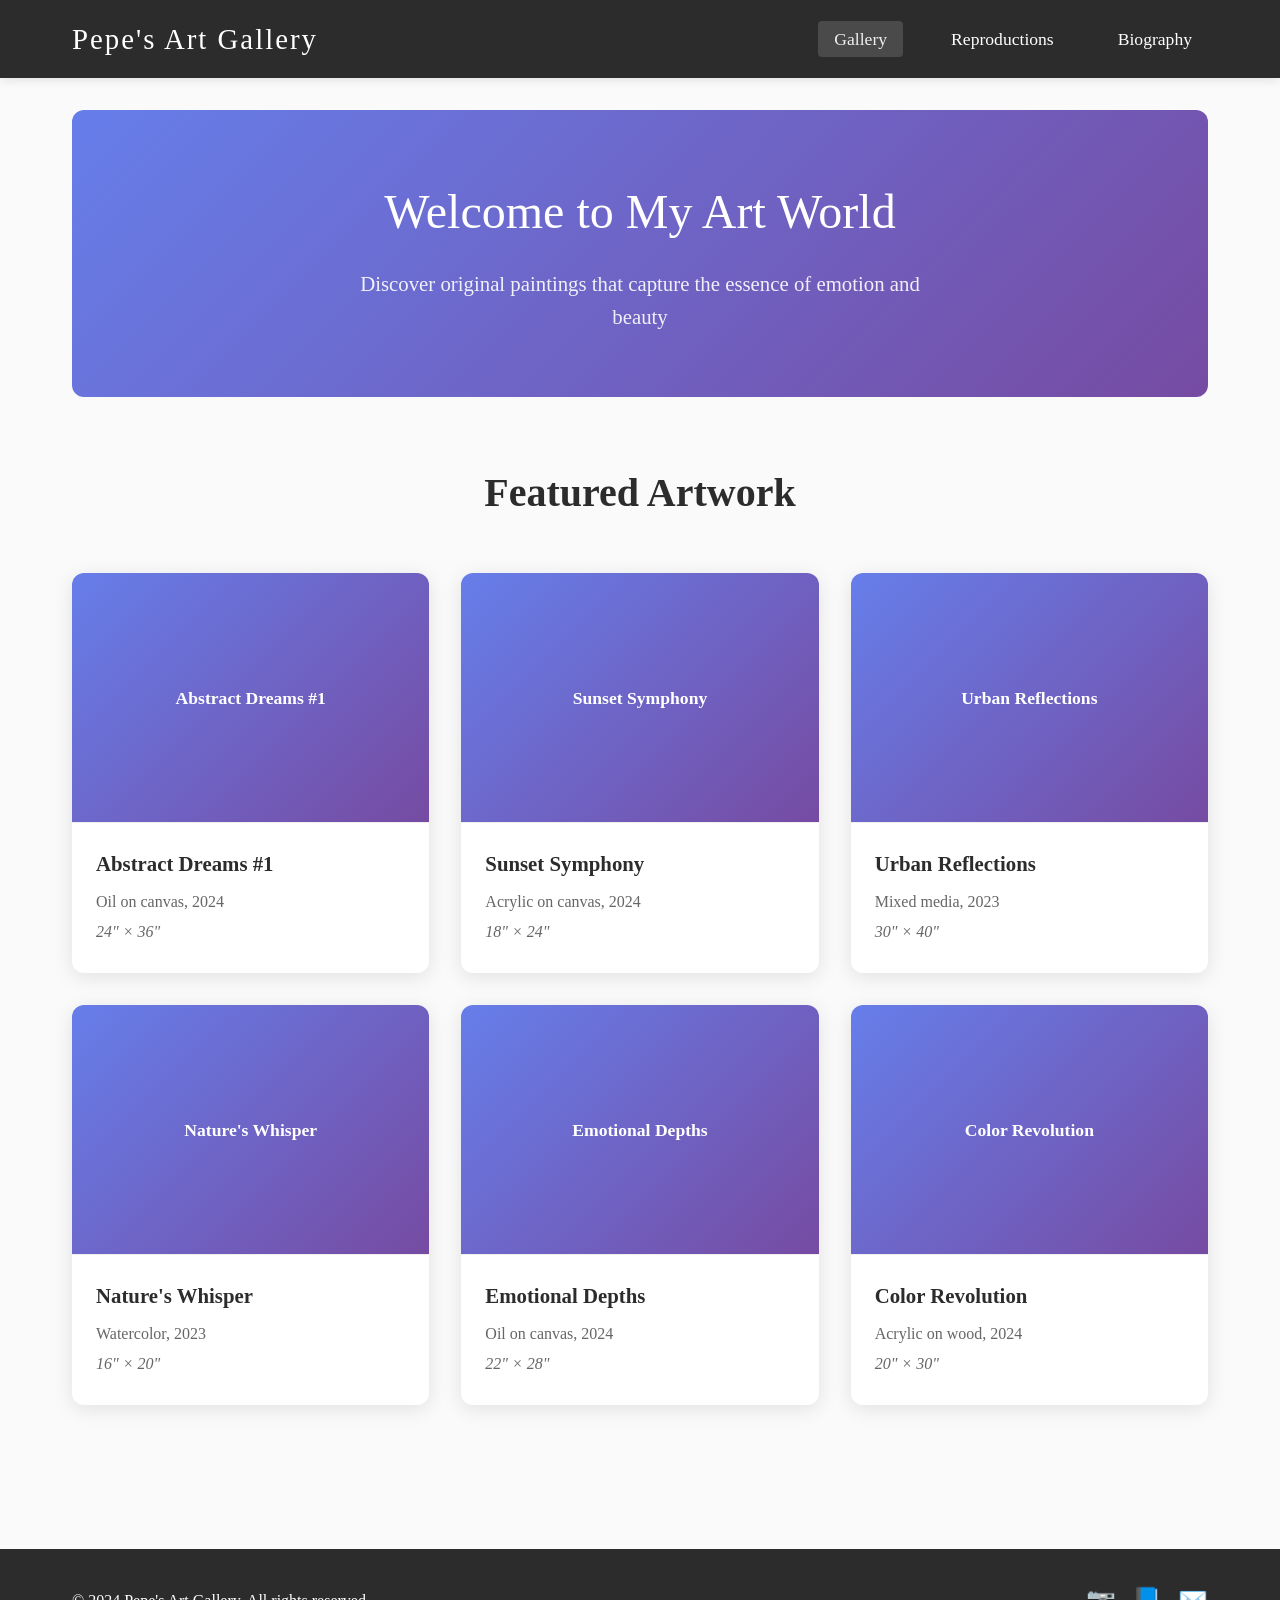
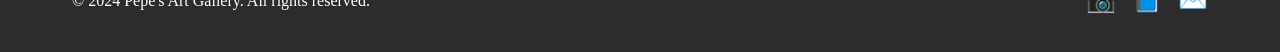
<file: index.html>
<!DOCTYPE html>
<html lang="en">
<head>
    <meta charset="UTF-8">
    <meta name="viewport" content="width=device-width, initial-scale=1.0">
    <title>Pepe's Art Gallery</title>
    <link rel="stylesheet" href="styles.css">
</head>
<body>
    <header>
        <nav>
            <div class="logo">
                <h1>Pepe's Art Gallery</h1>
            </div>
            <ul class="nav-links">
                <li><a href="index.html" class="active">Gallery</a></li>
                <li><a href="reproductions.html">Reproductions</a></li>
                <li><a href="biography.html">Biography</a></li>
            </ul>
        </nav>
    </header>

    <main>
        <section class="hero">
            <div class="hero-content">
                <h2>Welcome to My Art World</h2>
                <p>Discover original paintings that capture the essence of emotion and beauty</p>
            </div>
        </section>

        <section class="gallery">
            <h2>Featured Artwork</h2>
            <div class="gallery-grid">
                <div class="artwork-item">
                    <div class="artwork-image placeholder">
                        <span>Abstract Dreams #1</span>
                    </div>
                    <div class="artwork-info">
                        <h3>Abstract Dreams #1</h3>
                        <p>Oil on canvas, 2024</p>
                        <p class="dimensions">24" × 36"</p>
                    </div>
                </div>
                
                <div class="artwork-item">
                    <div class="artwork-image placeholder">
                        <span>Sunset Symphony</span>
                    </div>
                    <div class="artwork-info">
                        <h3>Sunset Symphony</h3>
                        <p>Acrylic on canvas, 2024</p>
                        <p class="dimensions">18" × 24"</p>
                    </div>
                </div>
                
                <div class="artwork-item">
                    <div class="artwork-image placeholder">
                        <span>Urban Reflections</span>
                    </div>
                    <div class="artwork-info">
                        <h3>Urban Reflections</h3>
                        <p>Mixed media, 2023</p>
                        <p class="dimensions">30" × 40"</p>
                    </div>
                </div>
                
                <div class="artwork-item">
                    <div class="artwork-image placeholder">
                        <span>Nature's Whisper</span>
                    </div>
                    <div class="artwork-info">
                        <h3>Nature's Whisper</h3>
                        <p>Watercolor, 2023</p>
                        <p class="dimensions">16" × 20"</p>
                    </div>
                </div>
                
                <div class="artwork-item">
                    <div class="artwork-image placeholder">
                        <span>Emotional Depths</span>
                    </div>
                    <div class="artwork-info">
                        <h3>Emotional Depths</h3>
                        <p>Oil on canvas, 2024</p>
                        <p class="dimensions">22" × 28"</p>
                    </div>
                </div>
                
                <div class="artwork-item">
                    <div class="artwork-image placeholder">
                        <span>Color Revolution</span>
                    </div>
                    <div class="artwork-info">
                        <h3>Color Revolution</h3>
                        <p>Acrylic on wood, 2024</p>
                        <p class="dimensions">20" × 30"</p>
                    </div>
                </div>
            </div>
        </section>
    </main>

    <footer>
        <div class="footer-content">
            <p>&copy; 2024 Pepe's Art Gallery. All rights reserved.</p>
            <div class="social-links">
                <a href="#" aria-label="Instagram">📷</a>
                <a href="#" aria-label="Facebook">📘</a>
                <a href="#" aria-label="Email">✉️</a>
            </div>
        </div>
    </footer>

    <script src="script.js"></script>
</body>
</html>
</file>
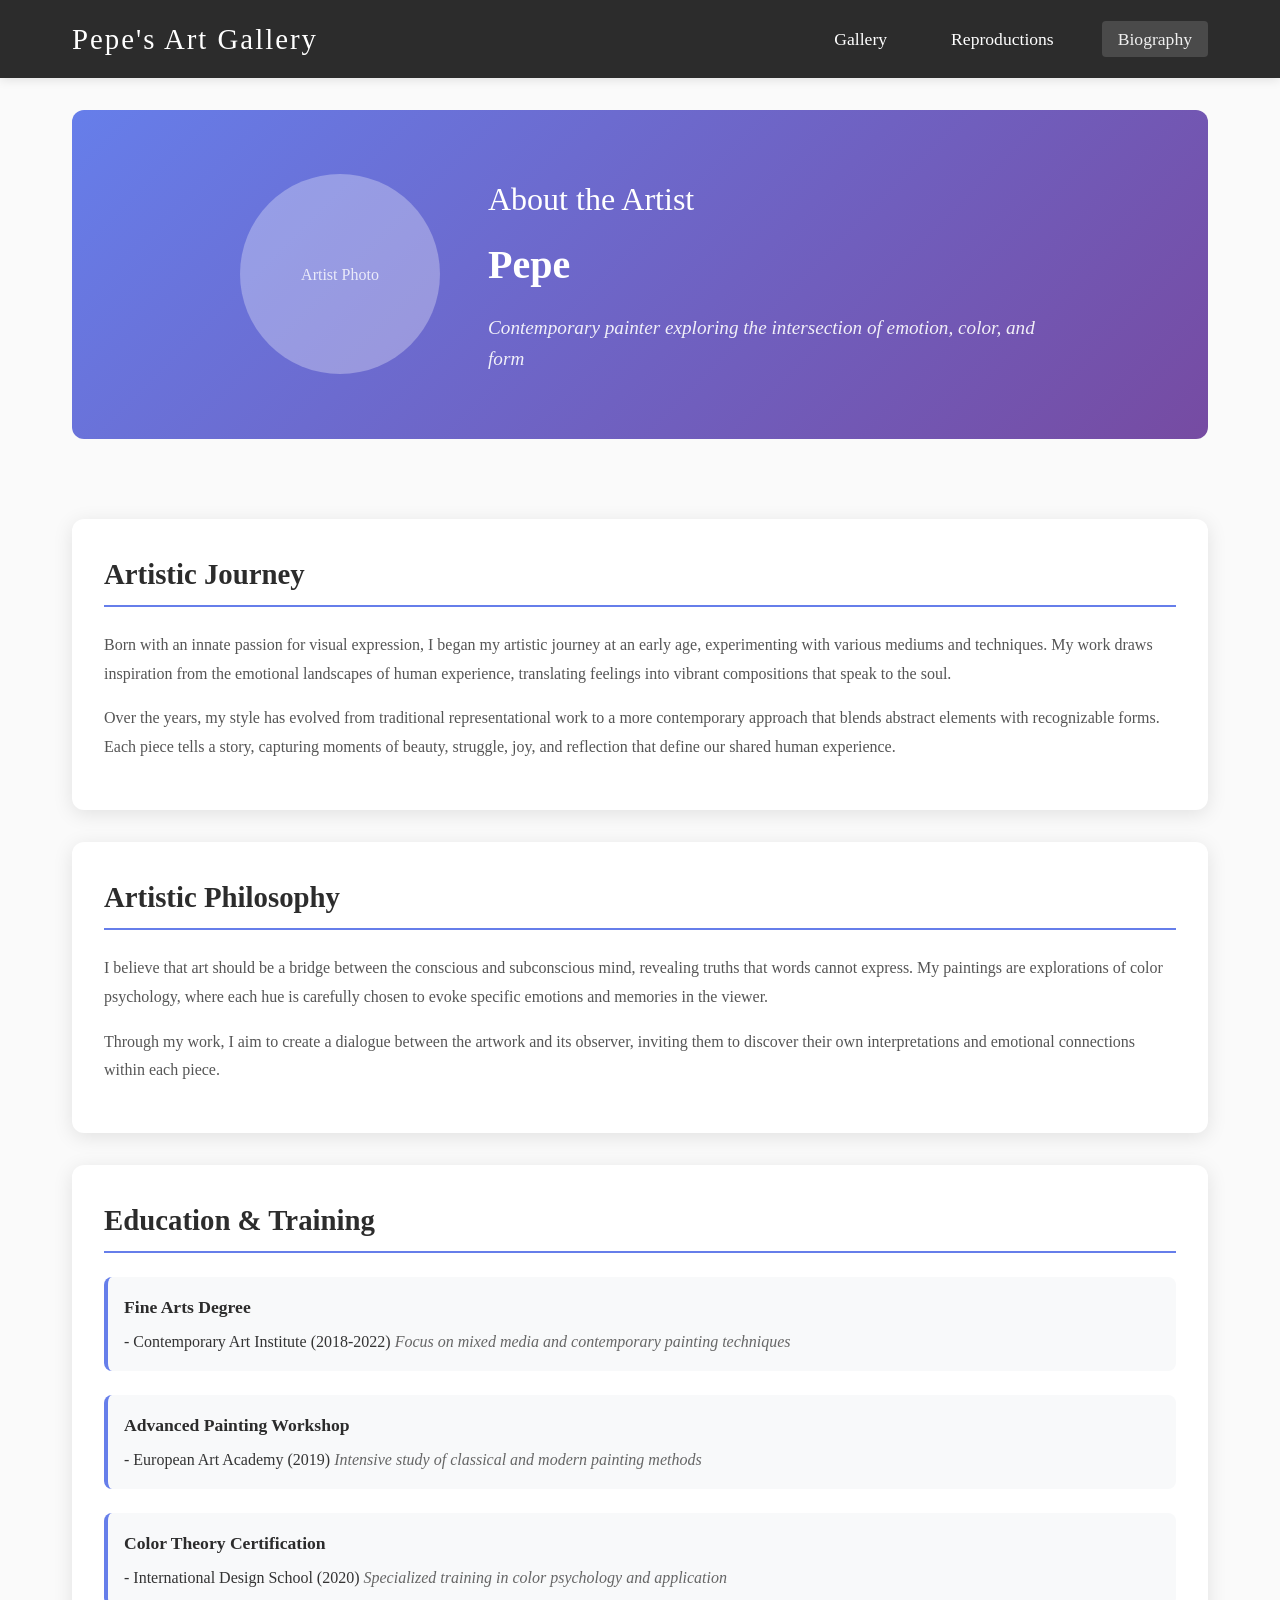
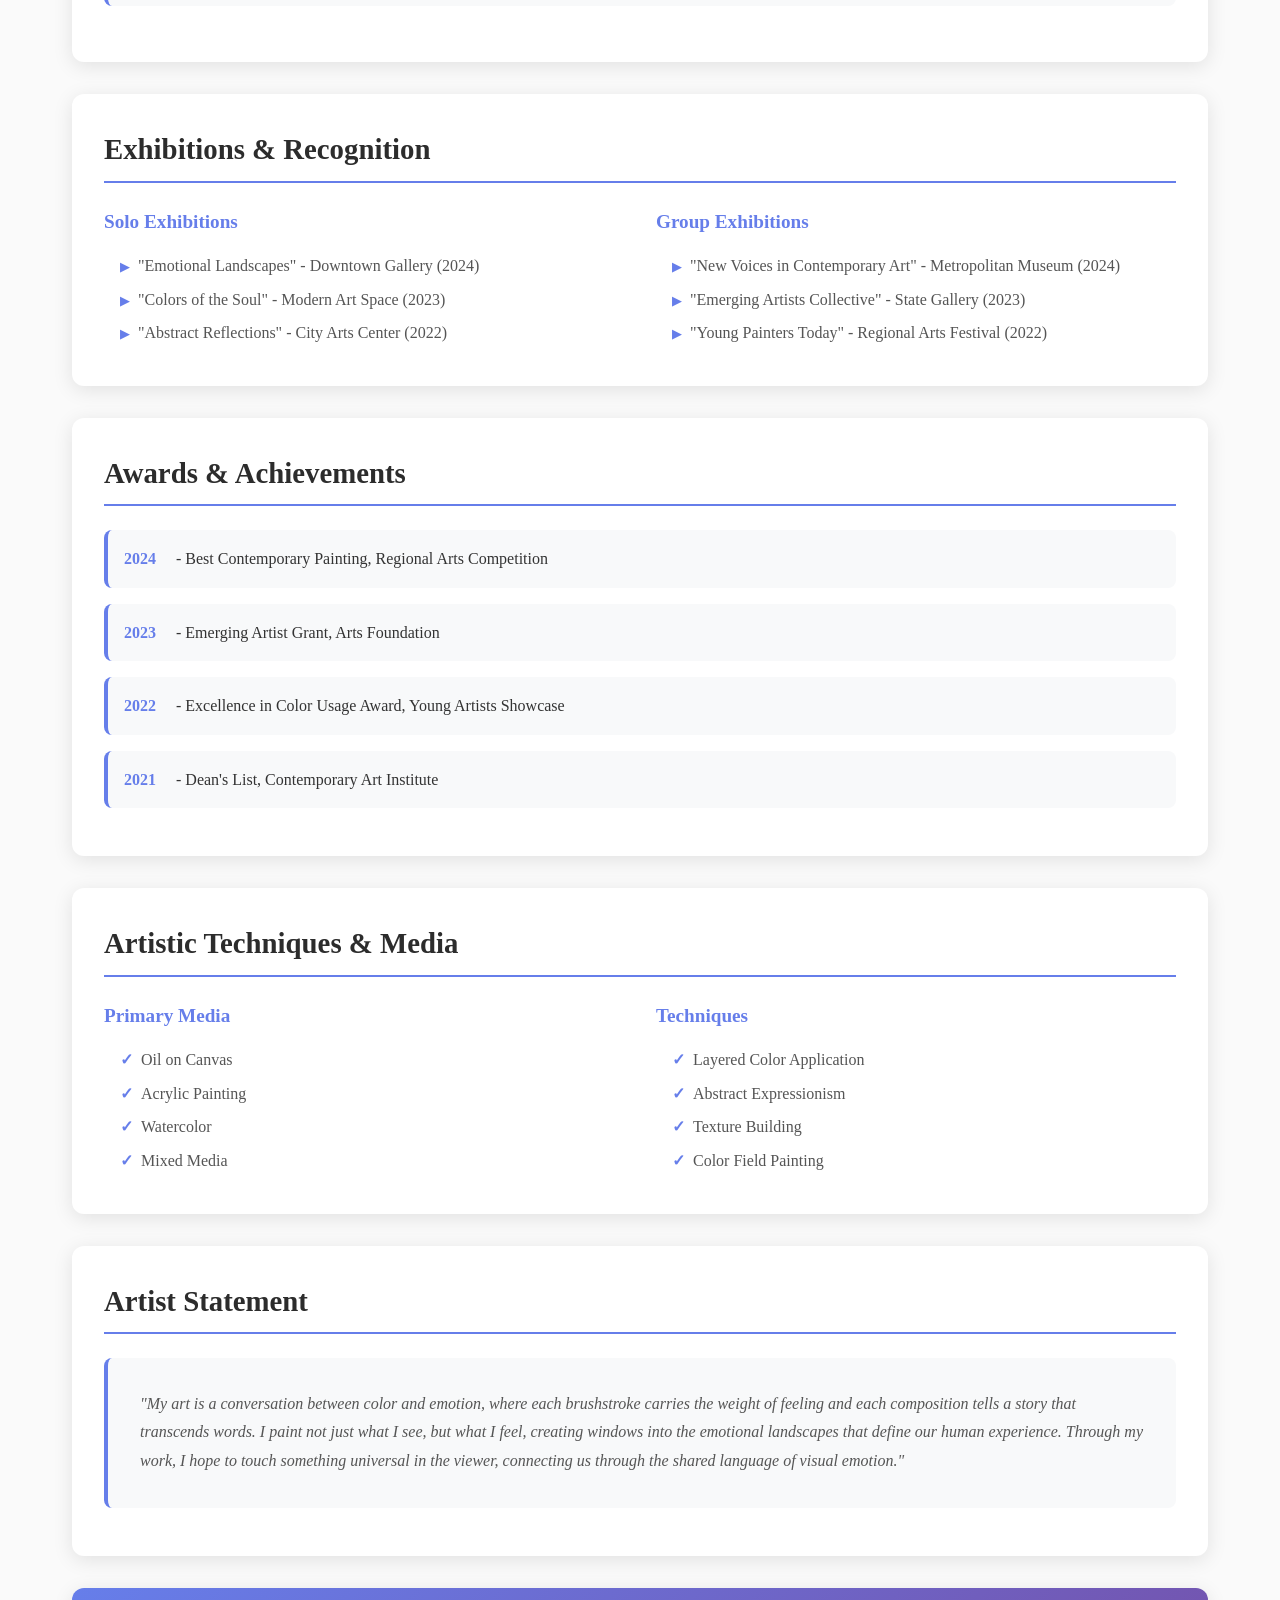
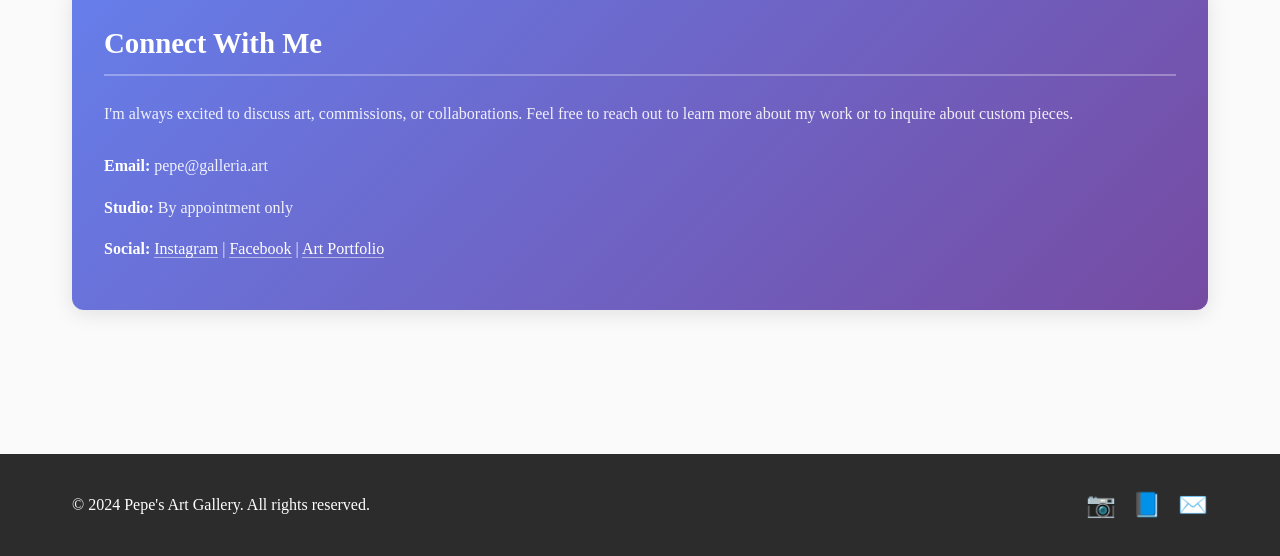
<file: biography.html>
<!DOCTYPE html>
<html lang="en">
<head>
    <meta charset="UTF-8">
    <meta name="viewport" content="width=device-width, initial-scale=1.0">
    <title>Biography - Pepe's Art Gallery</title>
    <link rel="stylesheet" href="styles.css">
</head>
<body>
    <header>
        <nav>
            <div class="logo">
                <h1>Pepe's Art Gallery</h1>
            </div>
            <ul class="nav-links">
                <li><a href="index.html">Gallery</a></li>
                <li><a href="reproductions.html">Reproductions</a></li>
                <li><a href="biography.html" class="active">Biography</a></li>
            </ul>
        </nav>
    </header>

    <main>
        <section class="biography-hero">
            <div class="bio-content">
                <div class="artist-photo placeholder-photo">
                    <span>Artist Photo</span>
                </div>
                <div class="artist-intro">
                    <h2>About the Artist</h2>
                    <h3>Pepe</h3>
                    <p class="artist-tagline">Contemporary painter exploring the intersection of emotion, color, and form</p>
                </div>
            </div>
        </section>

        <section class="biography-details">
            <div class="bio-section">
                <h3>Artistic Journey</h3>
                <p>Born with an innate passion for visual expression, I began my artistic journey at an early age, experimenting with various mediums and techniques. My work draws inspiration from the emotional landscapes of human experience, translating feelings into vibrant compositions that speak to the soul.</p>
                
                <p>Over the years, my style has evolved from traditional representational work to a more contemporary approach that blends abstract elements with recognizable forms. Each piece tells a story, capturing moments of beauty, struggle, joy, and reflection that define our shared human experience.</p>
            </div>

            <div class="bio-section">
                <h3>Artistic Philosophy</h3>
                <p>I believe that art should be a bridge between the conscious and subconscious mind, revealing truths that words cannot express. My paintings are explorations of color psychology, where each hue is carefully chosen to evoke specific emotions and memories in the viewer.</p>
                
                <p>Through my work, I aim to create a dialogue between the artwork and its observer, inviting them to discover their own interpretations and emotional connections within each piece.</p>
            </div>

            <div class="bio-section">
                <h3>Education & Training</h3>
                <ul class="education-list">
                    <li>
                        <strong>Fine Arts Degree</strong> - Contemporary Art Institute (2018-2022)
                        <span>Focus on mixed media and contemporary painting techniques</span>
                    </li>
                    <li>
                        <strong>Advanced Painting Workshop</strong> - European Art Academy (2019)
                        <span>Intensive study of classical and modern painting methods</span>
                    </li>
                    <li>
                        <strong>Color Theory Certification</strong> - International Design School (2020)
                        <span>Specialized training in color psychology and application</span>
                    </li>
                </ul>
            </div>

            <div class="bio-section">
                <h3>Exhibitions & Recognition</h3>
                <div class="exhibitions-grid">
                    <div class="exhibition-item">
                        <h4>Solo Exhibitions</h4>
                        <ul>
                            <li>"Emotional Landscapes" - Downtown Gallery (2024)</li>
                            <li>"Colors of the Soul" - Modern Art Space (2023)</li>
                            <li>"Abstract Reflections" - City Arts Center (2022)</li>
                        </ul>
                    </div>
                    <div class="exhibition-item">
                        <h4>Group Exhibitions</h4>
                        <ul>
                            <li>"New Voices in Contemporary Art" - Metropolitan Museum (2024)</li>
                            <li>"Emerging Artists Collective" - State Gallery (2023)</li>
                            <li>"Young Painters Today" - Regional Arts Festival (2022)</li>
                        </ul>
                    </div>
                </div>
            </div>

            <div class="bio-section">
                <h3>Awards & Achievements</h3>
                <ul class="awards-list">
                    <li>
                        <strong>2024</strong> - Best Contemporary Painting, Regional Arts Competition
                    </li>
                    <li>
                        <strong>2023</strong> - Emerging Artist Grant, Arts Foundation
                    </li>
                    <li>
                        <strong>2022</strong> - Excellence in Color Usage Award, Young Artists Showcase
                    </li>
                    <li>
                        <strong>2021</strong> - Dean's List, Contemporary Art Institute
                    </li>
                </ul>
            </div>

            <div class="bio-section">
                <h3>Artistic Techniques & Media</h3>
                <div class="techniques-grid">
                    <div class="technique-item">
                        <h4>Primary Media</h4>
                        <ul>
                            <li>Oil on Canvas</li>
                            <li>Acrylic Painting</li>
                            <li>Watercolor</li>
                            <li>Mixed Media</li>
                        </ul>
                    </div>
                    <div class="technique-item">
                        <h4>Techniques</h4>
                        <ul>
                            <li>Layered Color Application</li>
                            <li>Abstract Expressionism</li>
                            <li>Texture Building</li>
                            <li>Color Field Painting</li>
                        </ul>
                    </div>
                </div>
            </div>

            <div class="bio-section">
                <h3>Artist Statement</h3>
                <blockquote class="artist-statement">
                    "My art is a conversation between color and emotion, where each brushstroke carries the weight of feeling and each composition tells a story that transcends words. I paint not just what I see, but what I feel, creating windows into the emotional landscapes that define our human experience. Through my work, I hope to touch something universal in the viewer, connecting us through the shared language of visual emotion."
                </blockquote>
            </div>

            <div class="bio-section contact-section">
                <h3>Connect With Me</h3>
                <p>I'm always excited to discuss art, commissions, or collaborations. Feel free to reach out to learn more about my work or to inquire about custom pieces.</p>
                <div class="contact-info">
                    <div class="contact-item">
                        <strong>Email:</strong> pepe@galleria.art
                    </div>
                    <div class="contact-item">
                        <strong>Studio:</strong> By appointment only
                    </div>
                    <div class="contact-item">
                        <strong>Social:</strong> 
                        <a href="#">Instagram</a> | 
                        <a href="#">Facebook</a> | 
                        <a href="#">Art Portfolio</a>
                    </div>
                </div>
            </div>
        </section>
    </main>

    <footer>
        <div class="footer-content">
            <p>&copy; 2024 Pepe's Art Gallery. All rights reserved.</p>
            <div class="social-links">
                <a href="#" aria-label="Instagram">📷</a>
                <a href="#" aria-label="Facebook">📘</a>
                <a href="#" aria-label="Email">✉️</a>
            </div>
        </div>
    </footer>

    <script src="script.js"></script>
</body>
</html>
</file>
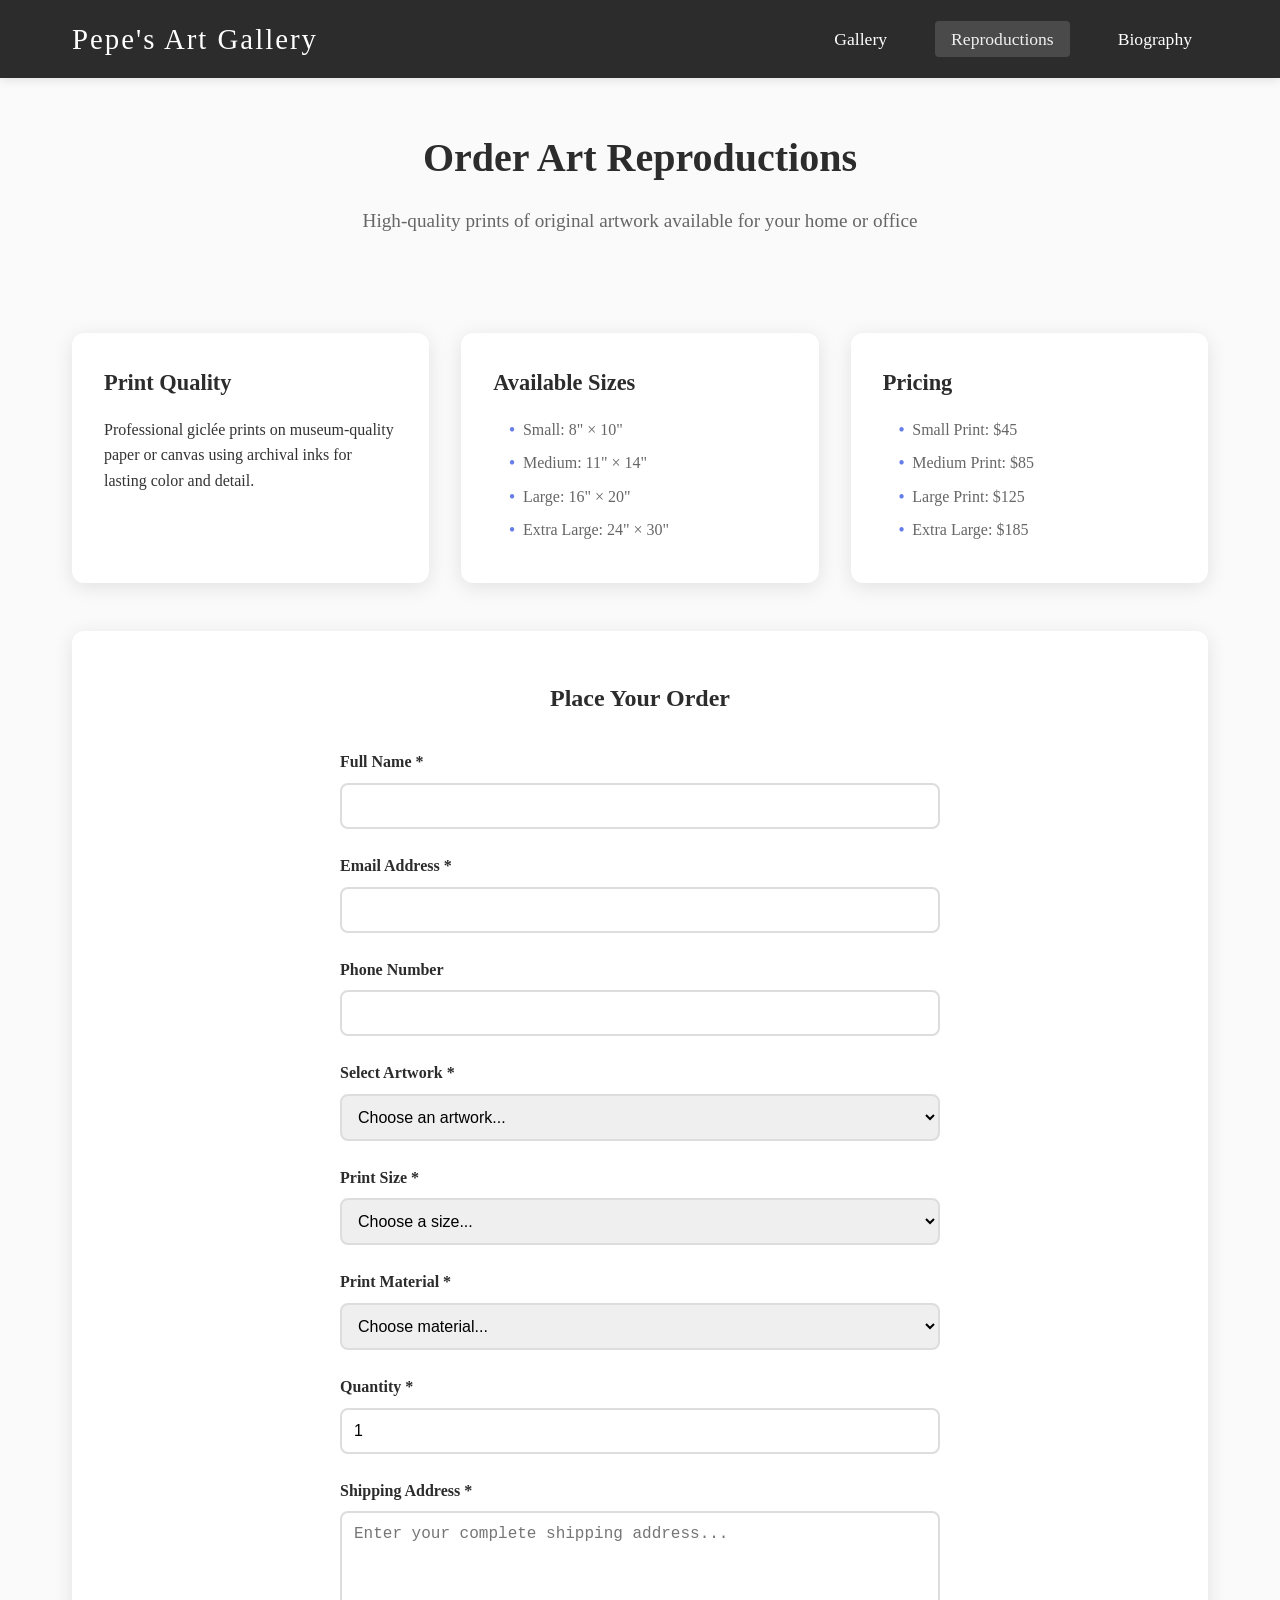
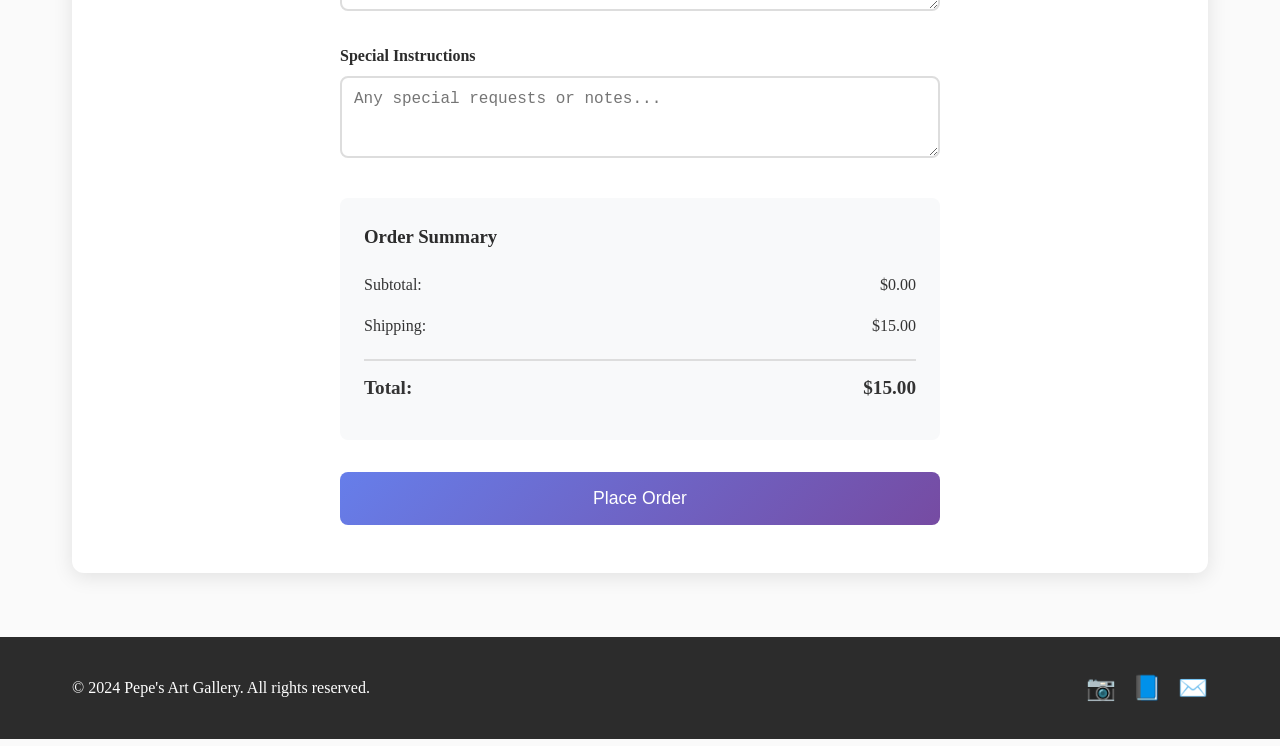
<file: reproductions.html>
<!DOCTYPE html>
<html lang="en">
<head>
    <meta charset="UTF-8">
    <meta name="viewport" content="width=device-width, initial-scale=1.0">
    <title>Order Reproductions - Pepe's Art Gallery</title>
    <link rel="stylesheet" href="styles.css">
</head>
<body>
    <header>
        <nav>
            <div class="logo">
                <h1>Pepe's Art Gallery</h1>
            </div>
            <ul class="nav-links">
                <li><a href="index.html">Gallery</a></li>
                <li><a href="reproductions.html" class="active">Reproductions</a></li>
                <li><a href="biography.html">Biography</a></li>
            </ul>
        </nav>
    </header>

    <main>
        <section class="page-header">
            <h2>Order Art Reproductions</h2>
            <p>High-quality prints of original artwork available for your home or office</p>
        </section>

        <section class="reproductions-info">
            <div class="info-grid">
                <div class="info-card">
                    <h3>Print Quality</h3>
                    <p>Professional giclée prints on museum-quality paper or canvas using archival inks for lasting color and detail.</p>
                </div>
                <div class="info-card">
                    <h3>Available Sizes</h3>
                    <ul>
                        <li>Small: 8" × 10"</li>
                        <li>Medium: 11" × 14"</li>
                        <li>Large: 16" × 20"</li>
                        <li>Extra Large: 24" × 30"</li>
                    </ul>
                </div>
                <div class="info-card">
                    <h3>Pricing</h3>
                    <ul>
                        <li>Small Print: $45</li>
                        <li>Medium Print: $85</li>
                        <li>Large Print: $125</li>
                        <li>Extra Large: $185</li>
                    </ul>
                </div>
            </div>
        </section>

        <section class="order-form-section">
            <h2>Place Your Order</h2>
            <form class="order-form" id="orderForm">
                <div class="form-group">
                    <label for="customerName">Full Name *</label>
                    <input type="text" id="customerName" name="customerName" required>
                </div>

                <div class="form-group">
                    <label for="email">Email Address *</label>
                    <input type="email" id="email" name="email" required>
                </div>

                <div class="form-group">
                    <label for="phone">Phone Number</label>
                    <input type="tel" id="phone" name="phone">
                </div>

                <div class="form-group">
                    <label for="artwork">Select Artwork *</label>
                    <select id="artwork" name="artwork" required>
                        <option value="">Choose an artwork...</option>
                        <option value="abstract-dreams-1">Abstract Dreams #1</option>
                        <option value="sunset-symphony">Sunset Symphony</option>
                        <option value="urban-reflections">Urban Reflections</option>
                        <option value="natures-whisper">Nature's Whisper</option>
                        <option value="emotional-depths">Emotional Depths</option>
                        <option value="color-revolution">Color Revolution</option>
                    </select>
                </div>

                <div class="form-group">
                    <label for="size">Print Size *</label>
                    <select id="size" name="size" required>
                        <option value="">Choose a size...</option>
                        <option value="small">Small - 8" × 10" ($45)</option>
                        <option value="medium">Medium - 11" × 14" ($85)</option>
                        <option value="large">Large - 16" × 20" ($125)</option>
                        <option value="extra-large">Extra Large - 24" × 30" ($185)</option>
                    </select>
                </div>

                <div class="form-group">
                    <label for="material">Print Material *</label>
                    <select id="material" name="material" required>
                        <option value="">Choose material...</option>
                        <option value="paper">Premium Paper (+$0)</option>
                        <option value="canvas">Gallery Canvas (+$25)</option>
                        <option value="metal">Metal Print (+$40)</option>
                    </select>
                </div>

                <div class="form-group">
                    <label for="quantity">Quantity *</label>
                    <input type="number" id="quantity" name="quantity" min="1" max="10" value="1" required>
                </div>

                <div class="form-group">
                    <label for="shipping">Shipping Address *</label>
                    <textarea id="shipping" name="shipping" rows="4" placeholder="Enter your complete shipping address..." required></textarea>
                </div>

                <div class="form-group">
                    <label for="notes">Special Instructions</label>
                    <textarea id="notes" name="notes" rows="3" placeholder="Any special requests or notes..."></textarea>
                </div>

                <div class="order-summary" id="orderSummary">
                    <h3>Order Summary</h3>
                    <div class="summary-line">
                        <span>Subtotal:</span>
                        <span id="subtotal">$0.00</span>
                    </div>
                    <div class="summary-line">
                        <span>Shipping:</span>
                        <span id="shipping-cost">$15.00</span>
                    </div>
                    <div class="summary-line total">
                        <span>Total:</span>
                        <span id="total">$15.00</span>
                    </div>
                </div>

                <button type="submit" class="submit-btn">Place Order</button>
            </form>
        </section>
    </main>

    <footer>
        <div class="footer-content">
            <p>&copy; 2024 Pepe's Art Gallery. All rights reserved.</p>
            <div class="social-links">
                <a href="#" aria-label="Instagram">📷</a>
                <a href="#" aria-label="Facebook">📘</a>
                <a href="#" aria-label="Email">✉️</a>
            </div>
        </div>
    </footer>

    <script src="script.js"></script>
</body>
</html>
</file>
<file: styles.css>
/* Reset and Base Styles */
* {
    margin: 0;
    padding: 0;
    box-sizing: border-box;
}

body {
    font-family: 'Georgia', 'Times New Roman', serif;
    line-height: 1.6;
    color: #333;
    background-color: #fafafa;
}

/* Header and Navigation */
header {
    background-color: #2c2c2c;
    color: white;
    padding: 1rem 0;
    position: sticky;
    top: 0;
    z-index: 100;
    box-shadow: 0 2px 10px rgba(0,0,0,0.1);
}

nav {
    max-width: 1200px;
    margin: 0 auto;
    display: flex;
    justify-content: space-between;
    align-items: center;
    padding: 0 2rem;
}

.logo h1 {
    font-size: 1.8rem;
    font-weight: 300;
    letter-spacing: 2px;
}

.nav-links {
    display: flex;
    list-style: none;
    gap: 2rem;
}

.nav-links a {
    color: white;
    text-decoration: none;
    font-size: 1.1rem;
    transition: color 0.3s ease;
    padding: 0.5rem 1rem;
    border-radius: 4px;
}

.nav-links a:hover,
.nav-links a.active {
    background-color: #4a4a4a;
    color: #f0f0f0;
}

/* Main Content */
main {
    max-width: 1200px;
    margin: 0 auto;
    padding: 0 2rem;
}

/* Hero Section */
.hero {
    text-align: center;
    padding: 4rem 0;
    background: linear-gradient(135deg, #667eea 0%, #764ba2 100%);
    color: white;
    margin: 2rem 0;
    border-radius: 12px;
}

.hero-content h2 {
    font-size: 3rem;
    margin-bottom: 1rem;
    font-weight: 300;
}

.hero-content p {
    font-size: 1.3rem;
    max-width: 600px;
    margin: 0 auto;
    opacity: 0.9;
}

/* Page Headers */
.page-header {
    text-align: center;
    padding: 3rem 0;
    margin-bottom: 2rem;
}

.page-header h2 {
    font-size: 2.5rem;
    color: #2c2c2c;
    margin-bottom: 1rem;
}

.page-header p {
    font-size: 1.2rem;
    color: #666;
    max-width: 600px;
    margin: 0 auto;
}

/* Gallery Styles */
.gallery {
    padding: 2rem 0;
}

.gallery h2 {
    text-align: center;
    font-size: 2.5rem;
    margin-bottom: 3rem;
    color: #2c2c2c;
}

.gallery-grid {
    display: grid;
    grid-template-columns: repeat(auto-fit, minmax(300px, 1fr));
    gap: 2rem;
    margin-bottom: 3rem;
}

.artwork-item {
    background: white;
    border-radius: 12px;
    overflow: hidden;
    box-shadow: 0 4px 20px rgba(0,0,0,0.1);
    transition: transform 0.3s ease, box-shadow 0.3s ease;
}

.artwork-item:hover {
    transform: translateY(-5px);
    box-shadow: 0 8px 30px rgba(0,0,0,0.15);
}

.artwork-image {
    width: 100%;
    height: 250px;
    background: linear-gradient(45deg, #f0f0f0, #e0e0e0);
    display: flex;
    align-items: center;
    justify-content: center;
    font-size: 1.1rem;
    color: #666;
    border-bottom: 1px solid #eee;
}

.placeholder {
    background: linear-gradient(135deg, #667eea 0%, #764ba2 100%);
    color: white;
    font-weight: bold;
}

.artwork-info {
    padding: 1.5rem;
}

.artwork-info h3 {
    font-size: 1.3rem;
    margin-bottom: 0.5rem;
    color: #2c2c2c;
}

.artwork-info p {
    color: #666;
    margin-bottom: 0.3rem;
}

.dimensions {
    font-style: italic;
    color: #888;
}

/* Reproductions Page Styles */
.reproductions-info {
    margin: 3rem 0;
}

.info-grid {
    display: grid;
    grid-template-columns: repeat(auto-fit, minmax(300px, 1fr));
    gap: 2rem;
    margin-bottom: 3rem;
}

.info-card {
    background: white;
    padding: 2rem;
    border-radius: 12px;
    box-shadow: 0 4px 20px rgba(0,0,0,0.1);
}

.info-card h3 {
    color: #2c2c2c;
    margin-bottom: 1rem;
    font-size: 1.4rem;
}

.info-card ul {
    list-style: none;
    padding-left: 1rem;
}

.info-card li {
    margin-bottom: 0.5rem;
    color: #666;
}

.info-card li::before {
    content: "•";
    color: #667eea;
    font-weight: bold;
    margin-right: 0.5rem;
}

/* Order Form Styles */
.order-form-section {
    background: white;
    padding: 3rem;
    border-radius: 12px;
    box-shadow: 0 4px 20px rgba(0,0,0,0.1);
    margin: 3rem 0;
}

.order-form-section h2 {
    text-align: center;
    margin-bottom: 2rem;
    color: #2c2c2c;
}

.order-form {
    max-width: 600px;
    margin: 0 auto;
}

.form-group {
    margin-bottom: 1.5rem;
}

.form-group label {
    display: block;
    margin-bottom: 0.5rem;
    font-weight: bold;
    color: #2c2c2c;
}

.form-group input,
.form-group select,
.form-group textarea {
    width: 100%;
    padding: 0.75rem;
    border: 2px solid #ddd;
    border-radius: 8px;
    font-size: 1rem;
    transition: border-color 0.3s ease;
}

.form-group input:focus,
.form-group select:focus,
.form-group textarea:focus {
    outline: none;
    border-color: #667eea;
}

.order-summary {
    background: #f8f9fa;
    padding: 1.5rem;
    border-radius: 8px;
    margin: 2rem 0;
}

.order-summary h3 {
    margin-bottom: 1rem;
    color: #2c2c2c;
}

.summary-line {
    display: flex;
    justify-content: space-between;
    margin-bottom: 0.5rem;
    padding: 0.25rem 0;
}

.summary-line.total {
    border-top: 2px solid #ddd;
    padding-top: 0.75rem;
    margin-top: 1rem;
    font-weight: bold;
    font-size: 1.2rem;
}

.submit-btn {
    width: 100%;
    background: linear-gradient(135deg, #667eea 0%, #764ba2 100%);
    color: white;
    padding: 1rem 2rem;
    border: none;
    border-radius: 8px;
    font-size: 1.1rem;
    cursor: pointer;
    transition: transform 0.3s ease, box-shadow 0.3s ease;
}

.submit-btn:hover {
    transform: translateY(-2px);
    box-shadow: 0 4px 15px rgba(102, 126, 234, 0.4);
}

/* Biography Page Styles */
.biography-hero {
    background: linear-gradient(135deg, #667eea 0%, #764ba2 100%);
    color: white;
    padding: 4rem 2rem;
    margin: 2rem 0;
    border-radius: 12px;
}

.bio-content {
    display: flex;
    align-items: center;
    gap: 3rem;
    max-width: 800px;
    margin: 0 auto;
}

.artist-photo {
    width: 200px;
    height: 200px;
    border-radius: 50%;
    background: rgba(255,255,255,0.2);
    display: flex;
    align-items: center;
    justify-content: center;
    font-size: 1rem;
    flex-shrink: 0;
}

.placeholder-photo {
    background: rgba(255,255,255,0.3);
    color: rgba(255,255,255,0.8);
}

.artist-intro h2 {
    font-size: 2rem;
    margin-bottom: 0.5rem;
    font-weight: 300;
}

.artist-intro h3 {
    font-size: 2.5rem;
    margin-bottom: 1rem;
    font-weight: bold;
}

.artist-tagline {
    font-size: 1.2rem;
    opacity: 0.9;
    font-style: italic;
}

.biography-details {
    padding: 3rem 0;
}

.bio-section {
    background: white;
    margin-bottom: 2rem;
    padding: 2rem;
    border-radius: 12px;
    box-shadow: 0 4px 20px rgba(0,0,0,0.1);
}

.bio-section h3 {
    color: #2c2c2c;
    font-size: 1.8rem;
    margin-bottom: 1.5rem;
    border-bottom: 2px solid #667eea;
    padding-bottom: 0.5rem;
}

.bio-section p {
    margin-bottom: 1rem;
    color: #555;
    line-height: 1.8;
}

.education-list {
    list-style: none;
}

.education-list li {
    margin-bottom: 1.5rem;
    padding: 1rem;
    background: #f8f9fa;
    border-radius: 8px;
    border-left: 4px solid #667eea;
}

.education-list strong {
    display: block;
    color: #2c2c2c;
    margin-bottom: 0.5rem;
    font-size: 1.1rem;
}

.education-list span {
    color: #666;
    font-style: italic;
}

.exhibitions-grid {
    display: grid;
    grid-template-columns: repeat(auto-fit, minmax(250px, 1fr));
    gap: 2rem;
}

.exhibition-item h4 {
    color: #667eea;
    margin-bottom: 1rem;
    font-size: 1.2rem;
}

.exhibition-item ul {
    list-style: none;
    padding-left: 1rem;
}

.exhibition-item li {
    margin-bottom: 0.5rem;
    color: #555;
}

.exhibition-item li::before {
    content: "▶";
    color: #667eea;
    margin-right: 0.5rem;
    font-size: 0.8rem;
}

.awards-list {
    list-style: none;
}

.awards-list li {
    margin-bottom: 1rem;
    padding: 1rem;
    background: #f8f9fa;
    border-radius: 8px;
    border-left: 4px solid #667eea;
}

.awards-list strong {
    color: #667eea;
    margin-right: 1rem;
}

.techniques-grid {
    display: grid;
    grid-template-columns: repeat(auto-fit, minmax(200px, 1fr));
    gap: 2rem;
}

.technique-item h4 {
    color: #667eea;
    margin-bottom: 1rem;
    font-size: 1.2rem;
}

.technique-item ul {
    list-style: none;
    padding-left: 1rem;
}

.technique-item li {
    margin-bottom: 0.5rem;
    color: #555;
}

.technique-item li::before {
    content: "✓";
    color: #667eea;
    margin-right: 0.5rem;
    font-weight: bold;
}

.artist-statement {
    background: #f8f9fa;
    padding: 2rem;
    border-radius: 8px;
    border-left: 4px solid #667eea;
    font-style: italic;
    color: #555;
    line-height: 1.8;
    margin: 1rem 0;
}

.contact-section {
    background: linear-gradient(135deg, #667eea 0%, #764ba2 100%);
    color: white;
}

.contact-section h3 {
    color: white;
    border-bottom-color: rgba(255,255,255,0.3);
}

.contact-section p {
    color: rgba(255,255,255,0.9);
}

.contact-info {
    margin-top: 1.5rem;
}

.contact-item {
    margin-bottom: 1rem;
    color: rgba(255,255,255,0.9);
}

.contact-item strong {
    color: white;
}

.contact-item a {
    color: white;
    text-decoration: none;
    border-bottom: 1px solid rgba(255,255,255,0.5);
    transition: border-color 0.3s ease;
}

.contact-item a:hover {
    border-bottom-color: white;
}

/* Footer */
footer {
    background-color: #2c2c2c;
    color: white;
    text-align: center;
    padding: 2rem 0;
    margin-top: 4rem;
}

.footer-content {
    max-width: 1200px;
    margin: 0 auto;
    display: flex;
    justify-content: space-between;
    align-items: center;
    padding: 0 2rem;
}

.social-links {
    display: flex;
    gap: 1rem;
}

.social-links a {
    color: white;
    text-decoration: none;
    font-size: 1.5rem;
    transition: transform 0.3s ease;
}

.social-links a:hover {
    transform: scale(1.2);
}

/* Responsive Design */
@media (max-width: 768px) {
    nav {
        flex-direction: column;
        gap: 1rem;
    }
    
    .nav-links {
        gap: 1rem;
    }
    
    .hero-content h2 {
        font-size: 2rem;
    }
    
    .hero-content p {
        font-size: 1.1rem;
    }
    
    .bio-content {
        flex-direction: column;
        text-align: center;
    }
    
    .artist-photo {
        margin: 0 auto;
    }
    
    .footer-content {
        flex-direction: column;
        gap: 1rem;
    }
    
    .gallery-grid {
        grid-template-columns: 1fr;
    }
    
    main {
        padding: 0 1rem;
    }
}

@media (max-width: 480px) {
    .hero {
        padding: 2rem 1rem;
    }
    
    .order-form-section {
        padding: 2rem 1rem;
    }
    
    .bio-section {
        padding: 1.5rem 1rem;
    }
}
</file>
